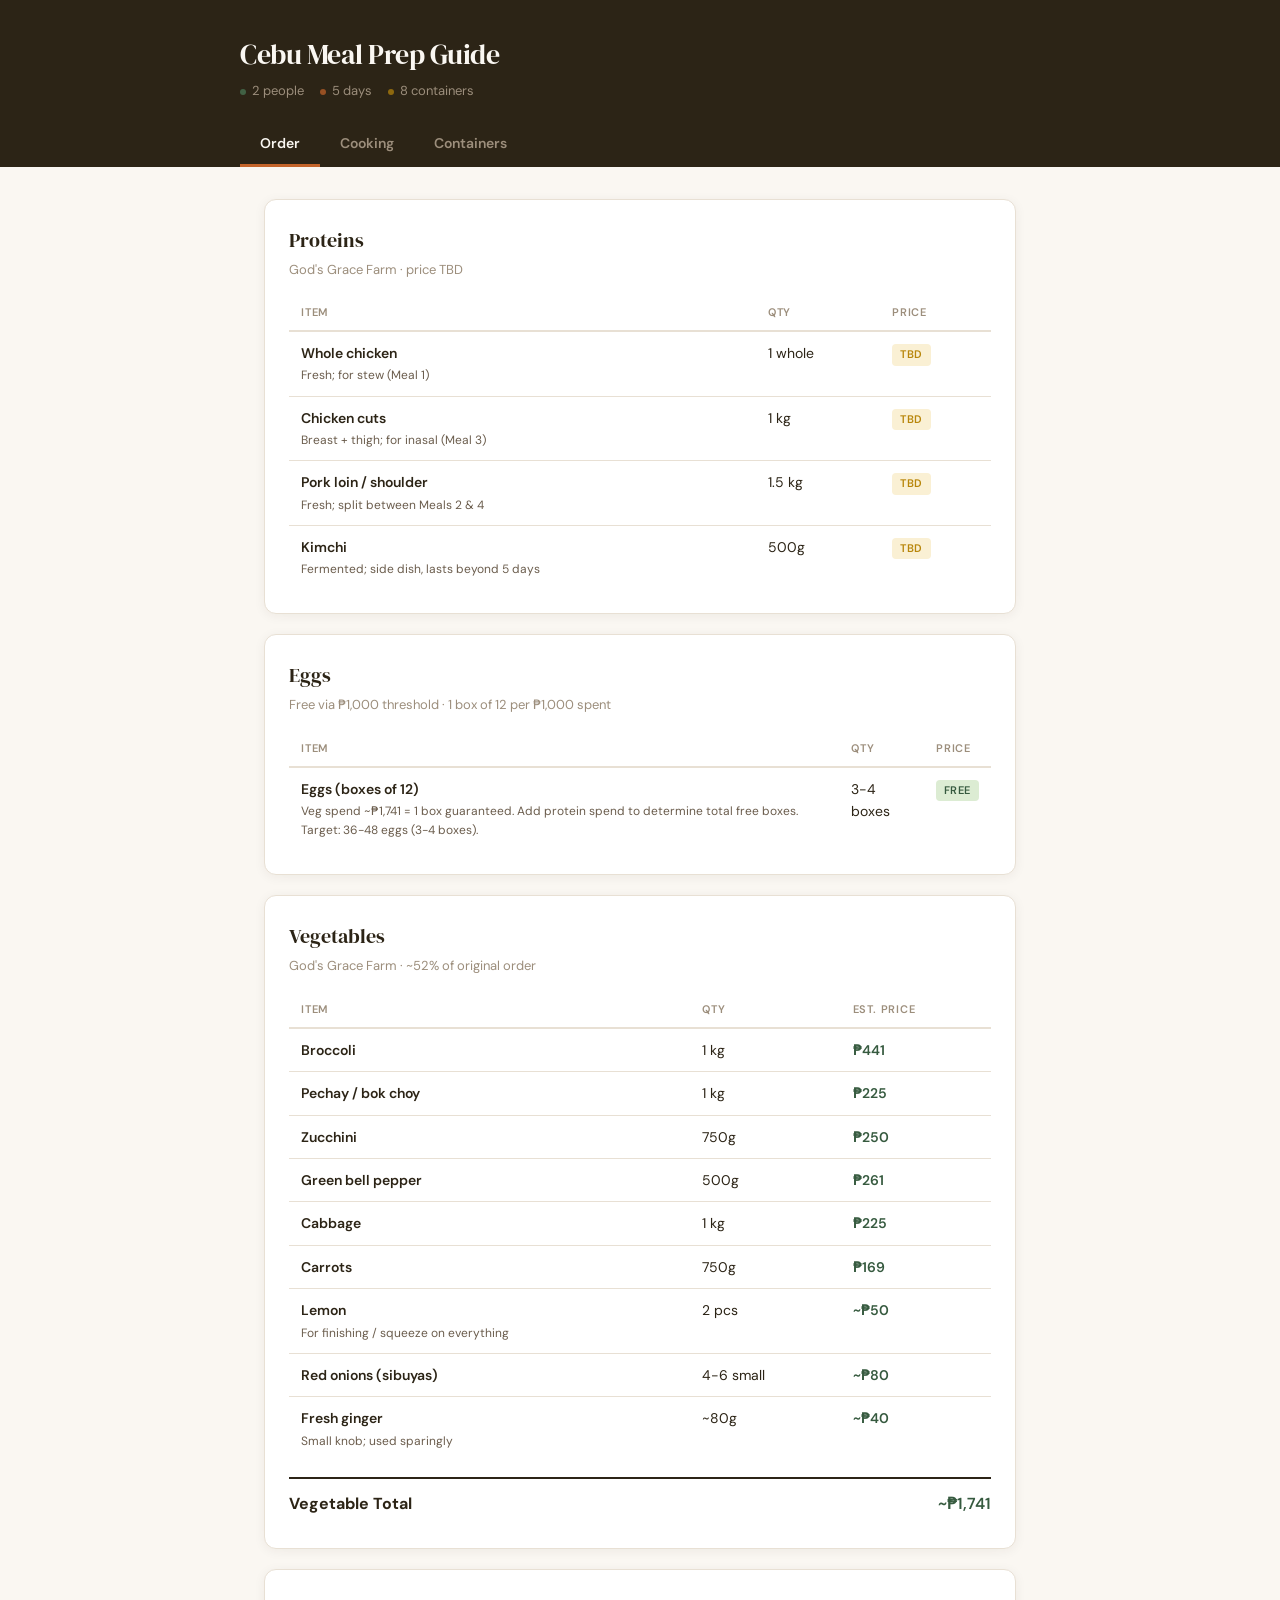
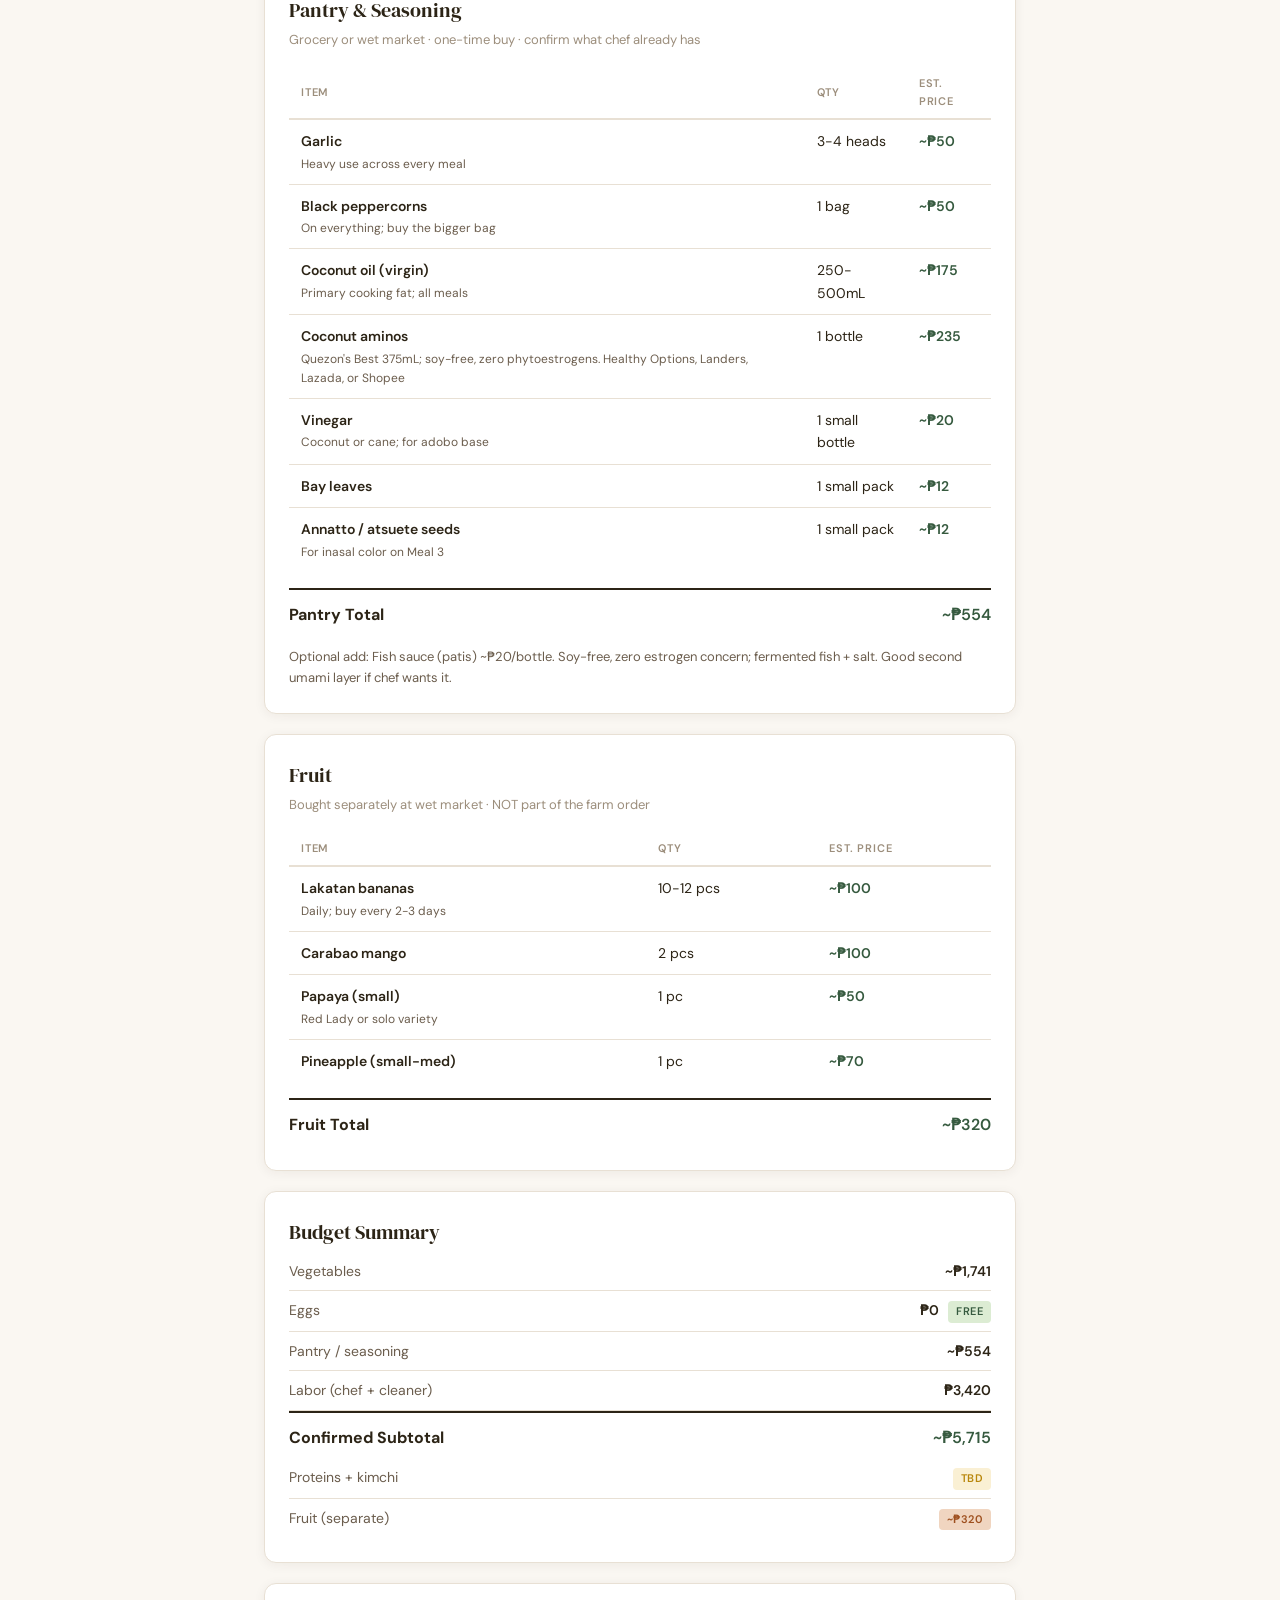
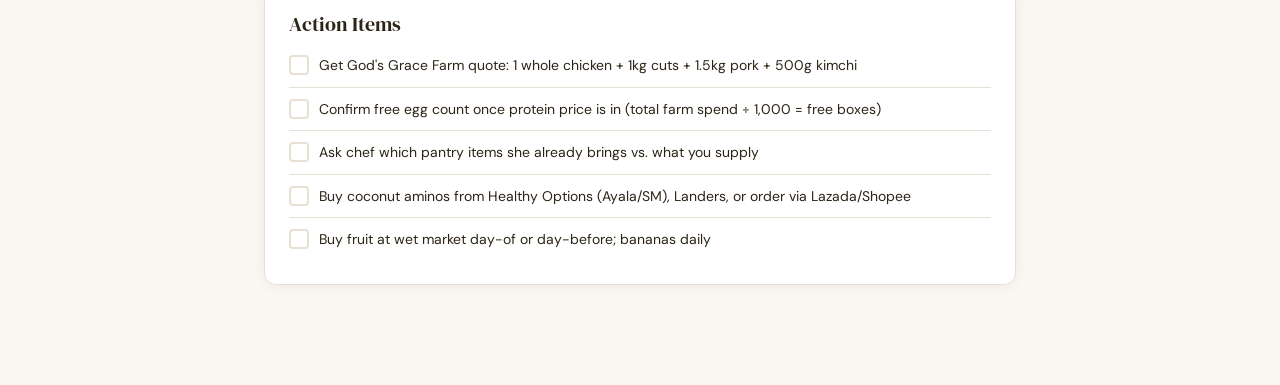
<file: index.html>
<!DOCTYPE html>
<html lang="en">
<head>
<meta charset="UTF-8">
<meta name="viewport" content="width=device-width, initial-scale=1.0">
<meta name="description" content="5-day meal prep guide for 2 people in Cebu. Order list, recipes, container sorting - all in one page.">
<meta property="og:title" content="Cebu Meal Prep Guide">
<meta property="og:description" content="5-day meal prep guide for 2 people. Order list, recipes, and container sorting.">
<meta property="og:type" content="website">
<meta name="theme-color" content="#2c2416">
<title>Cebu Meal Prep Guide</title>
<link href="https://fonts.googleapis.com/css2?family=DM+Serif+Display&family=DM+Sans:wght@400;500;600;700&display=swap" rel="stylesheet">
<link rel="stylesheet" href="styles.css">
</head>
<body>

<div class="header">
  <div class="header-inner">
    <h1>Cebu Meal Prep Guide</h1>
    <div class="header-meta">
      <span class="people">2 people</span>
      <span class="days">5 days</span>
      <span class="containers">8 containers</span>
    </div>
    <div class="tabs">
      <button class="tab active" onclick="switchTab('order')">Order</button>
      <button class="tab" onclick="switchTab('cooking')">Cooking</button>
      <button class="tab" onclick="switchTab('sorting')">Containers</button>
    </div>
  </div>
</div>

<div class="content">

  <!-- ==================== ORDER TAB ==================== -->
  <div id="tab-order" class="tab-panel active">

    <div class="section">
      <div class="section-title">Proteins</div>
      <div class="section-subtitle">God's Grace Farm · price TBD</div>
      <table class="order-table">
        <thead><tr><th>Item</th><th>Qty</th><th>Price</th></tr></thead>
        <tbody>
          <tr>
            <td><span class="item-name">Whole chicken</span><div class="note">Fresh; for stew (Meal 1)</div></td>
            <td>1 whole</td>
            <td><span class="tag tag-tbd">TBD</span></td>
          </tr>
          <tr>
            <td><span class="item-name">Chicken cuts</span><div class="note">Breast + thigh; for inasal (Meal 3)</div></td>
            <td>1 kg</td>
            <td><span class="tag tag-tbd">TBD</span></td>
          </tr>
          <tr>
            <td><span class="item-name">Pork loin / shoulder</span><div class="note">Fresh; split between Meals 2 &amp; 4</div></td>
            <td>1.5 kg</td>
            <td><span class="tag tag-tbd">TBD</span></td>
          </tr>
          <tr>
            <td><span class="item-name">Kimchi</span><div class="note">Fermented; side dish, lasts beyond 5 days</div></td>
            <td>500g</td>
            <td><span class="tag tag-tbd">TBD</span></td>
          </tr>
        </tbody>
      </table>
    </div>

    <div class="section">
      <div class="section-title">Eggs</div>
      <div class="section-subtitle">Free via ₱1,000 threshold · 1 box of 12 per ₱1,000 spent</div>
      <table class="order-table">
        <thead><tr><th>Item</th><th>Qty</th><th>Price</th></tr></thead>
        <tbody>
          <tr>
            <td>
              <span class="item-name">Eggs (boxes of 12)</span>
              <div class="note">Veg spend ~₱1,741 = 1 box guaranteed. Add protein spend to determine total free boxes. Target: 36-48 eggs (3-4 boxes).</div>
            </td>
            <td>3-4 boxes</td>
            <td><span class="tag tag-free">FREE</span></td>
          </tr>
        </tbody>
      </table>
    </div>

    <div class="section">
      <div class="section-title">Vegetables</div>
      <div class="section-subtitle">God's Grace Farm · ~52% of original order</div>
      <table class="order-table">
        <thead><tr><th>Item</th><th>Qty</th><th>Est. Price</th></tr></thead>
        <tbody>
          <tr><td><span class="item-name">Broccoli</span></td><td>1 kg</td><td class="price">₱441</td></tr>
          <tr><td><span class="item-name">Pechay / bok choy</span></td><td>1 kg</td><td class="price">₱225</td></tr>
          <tr><td><span class="item-name">Zucchini</span></td><td>750g</td><td class="price">₱250</td></tr>
          <tr><td><span class="item-name">Green bell pepper</span></td><td>500g</td><td class="price">₱261</td></tr>
          <tr><td><span class="item-name">Cabbage</span></td><td>1 kg</td><td class="price">₱225</td></tr>
          <tr><td><span class="item-name">Carrots</span></td><td>750g</td><td class="price">₱169</td></tr>
          <tr><td><span class="item-name">Lemon</span><div class="note">For finishing / squeeze on everything</div></td><td>2 pcs</td><td class="price">~₱50</td></tr>
          <tr><td><span class="item-name">Red onions (sibuyas)</span></td><td>4-6 small</td><td class="price">~₱80</td></tr>
          <tr><td><span class="item-name">Fresh ginger</span><div class="note">Small knob; used sparingly</div></td><td>~80g</td><td class="price">~₱40</td></tr>
        </tbody>
      </table>
      <div class="budget-row total" style="margin-top:16px;">
        <span class="label">Vegetable Total</span>
        <span class="value">~₱1,741</span>
      </div>
    </div>

    <div class="section">
      <div class="section-title">Pantry &amp; Seasoning</div>
      <div class="section-subtitle">Grocery or wet market · one-time buy · confirm what chef already has</div>
      <table class="order-table">
        <thead><tr><th>Item</th><th>Qty</th><th>Est. Price</th></tr></thead>
        <tbody>
          <tr><td><span class="item-name">Garlic</span><div class="note">Heavy use across every meal</div></td><td>3-4 heads</td><td class="price">~₱50</td></tr>
          <tr><td><span class="item-name">Black peppercorns</span><div class="note">On everything; buy the bigger bag</div></td><td>1 bag</td><td class="price">~₱50</td></tr>
          <tr><td><span class="item-name">Coconut oil (virgin)</span><div class="note">Primary cooking fat; all meals</div></td><td>250-500mL</td><td class="price">~₱175</td></tr>
          <tr>
            <td><span class="item-name">Coconut aminos</span>
            <div class="note">Quezon's Best 375mL; soy-free, zero phytoestrogens. Healthy Options, Landers, Lazada, or Shopee</div></td>
            <td>1 bottle</td>
            <td class="price">~₱235</td>
          </tr>
          <tr><td><span class="item-name">Vinegar</span><div class="note">Coconut or cane; for adobo base</div></td><td>1 small bottle</td><td class="price">~₱20</td></tr>
          <tr><td><span class="item-name">Bay leaves</span></td><td>1 small pack</td><td class="price">~₱12</td></tr>
          <tr><td><span class="item-name">Annatto / atsuete seeds</span><div class="note">For inasal color on Meal 3</div></td><td>1 small pack</td><td class="price">~₱12</td></tr>
        </tbody>
      </table>
      <div class="budget-row total" style="margin-top:16px;">
        <span class="label">Pantry Total</span>
        <span class="value">~₱554</span>
      </div>
      <div style="margin-top:12px; font-size:13px; color:var(--text-mid);">
        Optional add: Fish sauce (patis) ~₱20/bottle. Soy-free, zero estrogen concern; fermented fish + salt. Good second umami layer if chef wants it.
      </div>
    </div>

    <div class="section">
      <div class="section-title">Fruit</div>
      <div class="section-subtitle">Bought separately at wet market · NOT part of the farm order</div>
      <table class="order-table">
        <thead><tr><th>Item</th><th>Qty</th><th>Est. Price</th></tr></thead>
        <tbody>
          <tr><td><span class="item-name">Lakatan bananas</span><div class="note">Daily; buy every 2-3 days</div></td><td>10-12 pcs</td><td class="price">~₱100</td></tr>
          <tr><td><span class="item-name">Carabao mango</span></td><td>2 pcs</td><td class="price">~₱100</td></tr>
          <tr><td><span class="item-name">Papaya (small)</span><div class="note">Red Lady or solo variety</div></td><td>1 pc</td><td class="price">~₱50</td></tr>
          <tr><td><span class="item-name">Pineapple (small-med)</span></td><td>1 pc</td><td class="price">~₱70</td></tr>
        </tbody>
      </table>
      <div class="budget-row total" style="margin-top:16px;">
        <span class="label">Fruit Total</span>
        <span class="value">~₱320</span>
      </div>
    </div>

    <div class="section">
      <div class="section-title">Budget Summary</div>
      <div class="budget-row"><span class="label">Vegetables</span><span class="value">~₱1,741</span></div>
      <div class="budget-row"><span class="label">Eggs</span><span class="value">₱0 <span class="tag tag-free" style="margin-left:6px;">FREE</span></span></div>
      <div class="budget-row"><span class="label">Pantry / seasoning</span><span class="value">~₱554</span></div>
      <div class="budget-row"><span class="label">Labor (chef + cleaner)</span><span class="value">₱3,420</span></div>
      <div class="budget-row total"><span class="label">Confirmed Subtotal</span><span class="value">~₱5,715</span></div>
      <div class="budget-row"><span class="label">Proteins + kimchi</span><span class="value"><span class="tag tag-tbd">TBD</span></span></div>
      <div class="budget-row"><span class="label">Fruit (separate)</span><span class="value"><span class="tag tag-separate">~₱320</span></span></div>
    </div>

    <div class="section">
      <div class="section-title">Action Items</div>
      <div id="action-items">
        <div class="action-item" onclick="toggleAction(this)">
          <div class="action-check"></div>
          <span class="action-text">Get God's Grace Farm quote: 1 whole chicken + 1kg cuts + 1.5kg pork + 500g kimchi</span>
        </div>
        <div class="action-item" onclick="toggleAction(this)">
          <div class="action-check"></div>
          <span class="action-text">Confirm free egg count once protein price is in (total farm spend ÷ 1,000 = free boxes)</span>
        </div>
        <div class="action-item" onclick="toggleAction(this)">
          <div class="action-check"></div>
          <span class="action-text">Ask chef which pantry items she already brings vs. what you supply</span>
        </div>
        <div class="action-item" onclick="toggleAction(this)">
          <div class="action-check"></div>
          <span class="action-text">Buy coconut aminos from Healthy Options (Ayala/SM), Landers, or order via Lazada/Shopee</span>
        </div>
        <div class="action-item" onclick="toggleAction(this)">
          <div class="action-check"></div>
          <span class="action-text">Buy fruit at wet market day-of or day-before; bananas daily</span>
        </div>
      </div>
    </div>

  </div>

  <!-- ==================== COOKING TAB ==================== -->
  <div id="tab-cooking" class="tab-panel">

    <div class="recipe-card">
      <div class="recipe-header">
        <div class="recipe-day">Day 1 · Containers A1 + B1</div>
        <div class="recipe-name">Coconut Adobo Chicken Stew</div>
        <div class="recipe-containers">Whole chicken, broken down · Stew-style</div>
      </div>
      <div class="recipe-body">
        <div class="recipe-section-label">Protein</div>
        <ul class="ingredient-list">
          <li>Whole chicken (broken down: thighs, drumsticks, breast quarters)</li>
        </ul>

        <div class="recipe-section-label">Vegetables</div>
        <ul class="ingredient-list">
          <li>Broccoli</li><li>Carrots (chunked)</li><li>Pechay / bok choy</li><li>Ginger (sliced)</li><li>Red onion (quartered)</li>
        </ul>

        <div class="recipe-section-label">Seasoning</div>
        <ul class="ingredient-list">
          <li>Coconut aminos</li><li>Coconut vinegar</li><li>Garlic (5-6 cloves, crushed)</li><li>Bay leaves (2-3)</li><li>Peppercorns (whole, cracked)</li><li>Coconut oil</li>
        </ul>

        <div class="recipe-section-label">Kimchi</div>
        <ul class="ingredient-list"><li>Served on the side, not cooked in</li></ul>

        <div class="recipe-section-label">Chef's Guidance</div>
        <div class="chef-note">
          <p>Adobo-style braise using coconut aminos instead of soy. Brown the chicken pieces skin-side down in coconut oil first; get real color on the skin before anything else goes in.</p>
          <p>Build the braise: garlic, onion, peppercorns, bay leaves, generous pour of coconut aminos, splash of vinegar. Ratio is roughly 3 parts aminos to 1 part vinegar; adjust to taste. Liquid should come about halfway up the chicken, not cover it.</p>
          <p>Simmer low and slow with lid on until chicken is falling-off-the-bone tender. Add carrots about halfway through. Broccoli and pechay go in during the last 5-8 minutes only; they should still have color and bite.</p>
          <p>Ginger slices stay in the broth the entire time. The broth should reduce to something thick enough to coat the back of a spoon. Optional lemon squeeze at the end to finish.</p>
        </div>
      </div>
    </div>

    <div class="recipe-card">
      <div class="recipe-header">
        <div class="recipe-day">Day 2 · Containers A2 + B2</div>
        <div class="recipe-name">Garlic-Ginger Pork with Coconut Oil Veg</div>
        <div class="recipe-containers">Pork sliced thin · Seared hot and fast</div>
      </div>
      <div class="recipe-body">
        <div class="pork-warning">⚠ Last order the pork came out tough and overdone. Sear hot and fast; 2-3 minutes per side max. Pull off heat and let rest. Better slightly pink inside than dry.</div>

        <div class="recipe-section-label">Protein</div>
        <ul class="ingredient-list">
          <li>~750g pork loin or shoulder, sliced thin against the grain (~1cm medallions or strips)</li>
        </ul>

        <div class="recipe-section-label">Vegetables</div>
        <ul class="ingredient-list">
          <li>Cabbage (rough chopped)</li><li>Bell pepper (strips)</li><li>Zucchini (half-moons)</li><li>Red onion (sliced)</li>
        </ul>

        <div class="recipe-section-label">Seasoning</div>
        <ul class="ingredient-list">
          <li>Garlic (4-5 cloves, minced)</li><li>Ginger (minced, small amount)</li><li>Coconut aminos</li><li>Coconut oil</li><li>Black pepper (coarse)</li><li>Lemon juice to finish</li>
        </ul>

        <div class="recipe-section-label">Chef's Guidance</div>
        <div class="chef-note">
          <p>Marinate sliced pork at least 30 minutes: coconut aminos + garlic + ginger + cracked pepper.</p>
          <p>Sear in a hot pan with coconut oil. Get a caramel color from the aminos sugars. Don't crowd the pan; do batches if needed. Pull each batch when just done.</p>
          <p>Cook veg separately in the same pan after the pork. Coconut oil, onion first, then bell pepper and cabbage, zucchini last (it goes mushy fast). Everything should still have crunch.</p>
          <p>Hit the veg with a little coconut aminos and a squeeze of lemon at the end. Layer pork and veg in the container separately; keeps textures distinct when reheating.</p>
        </div>
      </div>
    </div>

    <div class="recipe-card">
      <div class="recipe-header">
        <div class="recipe-day">Day 3 · Containers A3 + B3</div>
        <div class="recipe-name">Lemon-Annatto Chicken (Inasal Style)</div>
        <div class="recipe-containers">Chicken cuts · Grilled or pan-seared</div>
      </div>
      <div class="recipe-body">
        <div class="recipe-section-label">Protein</div>
        <ul class="ingredient-list">
          <li>1kg chicken breast + thigh cuts</li>
        </ul>

        <div class="recipe-section-label">Vegetables</div>
        <ul class="ingredient-list">
          <li>Pechay / bok choy</li><li>Carrots (julienned or thin coins)</li><li>Red onion (rings)</li>
        </ul>

        <div class="recipe-section-label">Seasoning</div>
        <ul class="ingredient-list">
          <li>Lemon juice (fresh)</li><li>Garlic (generous)</li><li>Ginger (small amount)</li><li>Annatto/atsuete seeds</li><li>Coconut oil</li><li>Black pepper</li><li>Salt</li>
        </ul>

        <div class="recipe-section-label">Chef's Guidance</div>
        <div class="chef-note">
          <p>Inspired by Bacolod chicken inasal. Make the marinade: lemon juice, minced garlic, minced ginger, black pepper, and annatto oil (steep atsuete seeds in warm coconut oil 10-15 minutes for the orange color, then strain).</p>
          <p>Marinate chicken at least 1 hour; overnight in fridge is better if timing allows.</p>
          <p>Grill or pan-sear in coconut oil. Baste with leftover marinade while cooking. Thighs handle more heat; breast pieces need attention so they don't dry out. Chef should use her judgment on doneness; juicy inside with charred edges is the goal.</p>
          <p>Slice before putting in containers so it reheats evenly. Sauté pechay and carrots quickly in coconut oil with garlic; keep it simple. Onion rings can go raw or lightly charred. Lemon wedge in each container for squeezing at mealtime.</p>
        </div>
      </div>
    </div>

    <div class="recipe-card">
      <div class="recipe-header">
        <div class="recipe-day">Day 4 · Containers A4 + B4</div>
        <div class="recipe-name">Kimchi-Ginger Pork Stew</div>
        <div class="recipe-containers">Remaining pork, cubed · Slow-simmered</div>
      </div>
      <div class="recipe-body">
        <div class="pork-warning">⚠ Stew pork is more forgiving than seared, but still shouldn't be boiled to death. Fork-tender, not dry threads. If using loin, keep cubes larger so they hold moisture.</div>

        <div class="recipe-section-label">Protein</div>
        <ul class="ingredient-list">
          <li>~750g pork, cut into bite-sized cubes</li>
        </ul>

        <div class="recipe-section-label">Vegetables</div>
        <ul class="ingredient-list">
          <li>Broccoli</li><li>Cabbage (chopped)</li><li>Zucchini (chunked)</li><li>Ginger (sliced)</li><li>Red onion (diced)</li>
        </ul>

        <div class="recipe-section-label">Seasoning</div>
        <ul class="ingredient-list">
          <li>Coconut aminos</li><li>Coconut oil</li><li>Garlic (crushed)</li><li>Black pepper</li><li>Kimchi (stirred in at the end)</li>
        </ul>

        <div class="recipe-section-label">Chef's Guidance</div>
        <div class="chef-note">
          <p>Brown the pork cubes in coconut oil first; build fond on the bottom of the pot. Don't skip this step; it's where the flavor comes from. Remove pork, sauté onion, garlic, ginger slices in the same pot.</p>
          <p>Deglaze with coconut aminos and a splash of water or bone broth if available. Return pork, add enough liquid to almost cover, simmer. Low heat, lid on, 30-40 minutes or until fork-tender.</p>
          <p>Add cabbage and broccoli in the last 10 minutes. Zucchini in the last 5. Kimchi goes in at the very end, off heat; stir through so it warms but doesn't cook down and lose its tang.</p>
          <p>If chef has tamarind paste or powder available, a small amount in the broth gives it a sinigang-style sour backbone that pairs well with the kimchi. Optional; up to her.</p>
        </div>
      </div>
    </div>

    <div class="recipe-card">
      <div class="recipe-header">
        <div class="recipe-day">Day 5 · Fresh Cook · No Container</div>
        <div class="recipe-name">Day 5 Eggs</div>
        <div class="recipe-containers">Eggs + remaining veg + whatever's left · 10 minutes to cook</div>
      </div>
      <div class="recipe-body">
        <div class="recipe-section-label">Ingredients</div>
        <ul class="ingredient-list">
          <li>4-6 eggs per person</li><li>Remaining raw veg (pechay, carrots, onion, etc.)</li><li>Coconut oil</li><li>Garlic</li><li>Black pepper</li><li>Lemon</li><li>Kimchi if any remains</li>
        </ul>

        <div class="recipe-section-label">Three Options</div>
        <div class="day5-options">
          <div class="day5-option">
            <h4>Option A: Egg Stir-Fry</h4>
            <p>Scramble eggs in coconut oil with garlic, toss in whatever veg is left, black pepper and lemon squeeze. Kimchi on the side.</p>
          </div>
          <div class="day5-option">
            <h4>Option B: Fried Eggs Over Garlic Veg</h4>
            <p>Sauté remaining veg in coconut oil with sliced garlic until just wilted. Plate, put fried eggs on top (runny yolk preferred). Black pepper, lemon.</p>
          </div>
          <div class="day5-option">
            <h4>Option C: Egg Drop Soup</h4>
            <p>If there's leftover broth from the stews, heat it up, beat eggs into it for a quick egg-drop with whatever veg scraps are around. Ginger and garlic base.</p>
          </div>
        </div>
        <div style="margin-top:14px; font-size:13px; color:var(--text-mid);">Bananas and fruit fill snack gaps on days 4 and 5.</div>
      </div>
    </div>

    <div class="chef-summary">
      <h3>Quick Reference for Chef</h3>
      <ul>
        <li>All cooking in <strong>coconut oil</strong>; no vegetable oil, no soy sauce</li>
        <li>The dark sauce is <strong>coconut aminos</strong>; use wherever she'd normally use soy</li>
        <li><strong>Garlic and black pepper go heavy</strong> on everything; nothing should taste plain</li>
        <li><strong>Pork: don't overcook.</strong> Hot and fast for sliced (Meal 2). Low and slow for cubed stew (Meal 4). Last time it was tough.</li>
        <li><strong>Veg goes in last</strong> in every recipe; should still have color and texture</li>
        <li><strong>Kimchi is a side or stirred in at the end</strong>, never cooked into the braise</li>
        <li>She has full latitude on seasoning ratios, timing, and finishing touches; these are frameworks, not scripts</li>
        <li>All 8 containers filled and refrigerated on prep day; label Day 1 through Day 4</li>
        <li>Leave ~25% of raw veg unprepped in fridge for Day 5 egg cooking</li>
      </ul>
    </div>

  </div>

  <!-- ==================== SORTING TAB ==================== -->
  <div id="tab-sorting" class="tab-panel">

    <div class="section">
      <div class="section-title">Container Layout</div>
      <div class="section-subtitle">4 containers per person · Each container = lunch + dinner for one day · Labeled by day</div>

      <div style="margin-bottom:24px;">
        <div class="day-label">Day 1 — Coconut Adobo Chicken Stew</div>
        <div class="container-grid">
          <div class="container-card person-a">
            <div class="container-card-header"><span>A1</span><span>Person 1</span></div>
            <div class="container-card-body">
              <div class="meal-name">Coconut Adobo Chicken Stew</div>
              <div class="meal-contents">Chicken pieces (thigh + drumstick) in adobo broth · broccoli + carrots + pechay · kimchi side portion</div>
            </div>
          </div>
          <div class="container-card person-b">
            <div class="container-card-header"><span>B1</span><span>Person 2</span></div>
            <div class="container-card-body">
              <div class="meal-name">Coconut Adobo Chicken Stew</div>
              <div class="meal-contents">Chicken pieces (thigh + breast quarter) in adobo broth · broccoli + carrots + pechay · kimchi side portion</div>
            </div>
          </div>
        </div>

        <div class="day-label">Day 2 — Garlic-Ginger Pork + Coconut Oil Veg</div>
        <div class="container-grid">
          <div class="container-card person-a">
            <div class="container-card-header"><span>A2</span><span>Person 1</span></div>
            <div class="container-card-body">
              <div class="meal-name">Garlic-Ginger Pork</div>
              <div class="meal-contents">Seared pork slices (layered separate from veg) · cabbage + bell pepper + zucchini sauté</div>
            </div>
          </div>
          <div class="container-card person-b">
            <div class="container-card-header"><span>B2</span><span>Person 2</span></div>
            <div class="container-card-body">
              <div class="meal-name">Garlic-Ginger Pork</div>
              <div class="meal-contents">Seared pork slices (layered separate from veg) · cabbage + bell pepper + zucchini sauté</div>
            </div>
          </div>
        </div>

        <div class="day-label">Day 3 — Lemon-Annatto Chicken (Inasal Style)</div>
        <div class="container-grid">
          <div class="container-card person-a">
            <div class="container-card-header"><span>A3</span><span>Person 1</span></div>
            <div class="container-card-body">
              <div class="meal-name">Inasal Chicken</div>
              <div class="meal-contents">Sliced marinated chicken (pre-cut for reheating) · pechay + carrots + onion rings · lemon wedge</div>
            </div>
          </div>
          <div class="container-card person-b">
            <div class="container-card-header"><span>B3</span><span>Person 2</span></div>
            <div class="container-card-body">
              <div class="meal-name">Inasal Chicken</div>
              <div class="meal-contents">Sliced marinated chicken (pre-cut for reheating) · pechay + carrots + onion rings · lemon wedge</div>
            </div>
          </div>
        </div>

        <div class="day-label">Day 4 — Kimchi-Ginger Pork Stew</div>
        <div class="container-grid">
          <div class="container-card person-a">
            <div class="container-card-header"><span>A4</span><span>Person 1</span></div>
            <div class="container-card-body">
              <div class="meal-name">Kimchi-Ginger Pork Stew</div>
              <div class="meal-contents">Pork cubes in broth · broccoli + cabbage + zucchini · kimchi stirred through</div>
            </div>
          </div>
          <div class="container-card person-b">
            <div class="container-card-header"><span>B4</span><span>Person 2</span></div>
            <div class="container-card-body">
              <div class="meal-name">Kimchi-Ginger Pork Stew</div>
              <div class="meal-contents">Pork cubes in broth · broccoli + cabbage + zucchini · kimchi stirred through</div>
            </div>
          </div>
        </div>
      </div>
    </div>

    <div class="section">
      <div class="section-title">Day 5 — No Container</div>
      <div class="section-subtitle">Fresh cook from remaining ingredients</div>
      <div style="font-size:14px; color:var(--text-mid); line-height:1.7;">
        Eggs (4-6 per person) cooked fresh with whatever raw veg remains. Stir-fry, fried eggs over garlic veg, or egg drop soup if stew broth is left. Bananas and fruit fill snack gaps. No prep container needed; this cooks in 10 minutes.
      </div>
    </div>

    <div class="section">
      <div class="section-title">Sorting Instructions for Chef</div>
      <div class="section-subtitle">Step-by-step container filling on prep day</div>

      <div class="sorting-step">
        <div class="step-number">1</div>
        <div class="step-content">
          <h4>Label all 8 containers before filling</h4>
          <p>A1, A2, A3, A4 for Person 1. B1, B2, B3, B4 for Person 2. Use tape or marker. Day number on each lid.</p>
        </div>
      </div>

      <div class="sorting-step">
        <div class="step-number">2</div>
        <div class="step-content">
          <h4>Set aside ~25% of raw vegetables</h4>
          <p>Before cooking anything, pull aside a portion of pechay, carrots, onion, and any other veg for Day 5 fresh cooking. Store raw in a separate bag or container in the fridge.</p>
        </div>
      </div>

      <div class="sorting-step">
        <div class="step-number">3</div>
        <div class="step-content">
          <h4>Cook all four meals</h4>
          <p>All meat gets cooked on prep day. Follow the recipe order: Meal 1 (chicken stew), Meal 2 (pork seared), Meal 3 (inasal chicken), Meal 4 (pork stew). Vegetables go in last for each meal.</p>
        </div>
      </div>

      <div class="sorting-step">
        <div class="step-number">4</div>
        <div class="step-content">
          <h4>Fill containers while food is warm</h4>
          <p>Split each meal evenly between the A and B container for that day. For Meal 2 (seared pork): layer pork on one side, veg on the other; don't mix. For stews (Meals 1 &amp; 4): include enough broth to keep meat moist during reheating.</p>
        </div>
      </div>

      <div class="sorting-step">
        <div class="step-number">5</div>
        <div class="step-content">
          <h4>Add sides</h4>
          <p>Kimchi gets a small portion in Day 1 and Day 4 containers. If containers have a divider or small compartment, use it. If not, kimchi in a small separate container or bag is fine. Lemon wedge goes in Day 3 containers.</p>
        </div>
      </div>

      <div class="sorting-step">
        <div class="step-number">6</div>
        <div class="step-content">
          <h4>Cool and refrigerate immediately</h4>
          <p>Let containers cool to room temperature (30-45 min max), then refrigerate. Don't stack while hot; condensation makes lids pop. Once cool, stack and organize by day in the fridge.</p>
        </div>
      </div>

      <div class="sorting-step">
        <div class="step-number">7</div>
        <div class="step-content">
          <h4>Rotation in the fridge</h4>
          <p>Day 1 and Day 2 containers in front (eat first). Day 3 and Day 4 containers behind. Protein rotation: chicken → pork → chicken → pork. No same protein two days in a row.</p>
        </div>
      </div>
    </div>

    <div class="section">
      <div class="section-title">Consumption Schedule</div>
      <table class="order-table">
        <thead><tr><th>Day</th><th>Meal</th><th>Protein</th><th>Source</th></tr></thead>
        <tbody>
          <tr><td><strong>Day 1</strong></td><td>Coconut Adobo Stew</td><td>Chicken</td><td>Container A1/B1</td></tr>
          <tr><td><strong>Day 2</strong></td><td>Garlic-Ginger Pork</td><td>Pork</td><td>Container A2/B2</td></tr>
          <tr><td><strong>Day 3</strong></td><td>Inasal Chicken</td><td>Chicken</td><td>Container A3/B3</td></tr>
          <tr><td><strong>Day 4</strong></td><td>Kimchi-Ginger Stew</td><td>Pork</td><td>Container A4/B4</td></tr>
          <tr><td><strong>Day 5</strong></td><td>Eggs + Veg</td><td>Eggs</td><td>Fresh cook</td></tr>
        </tbody>
      </table>
    </div>

    <div class="print-note">
      Bookmark or screenshot this page for reference during prep day
    </div>

  </div>

</div>

<script src="app.js"></script>

</body>
</html>
</file>
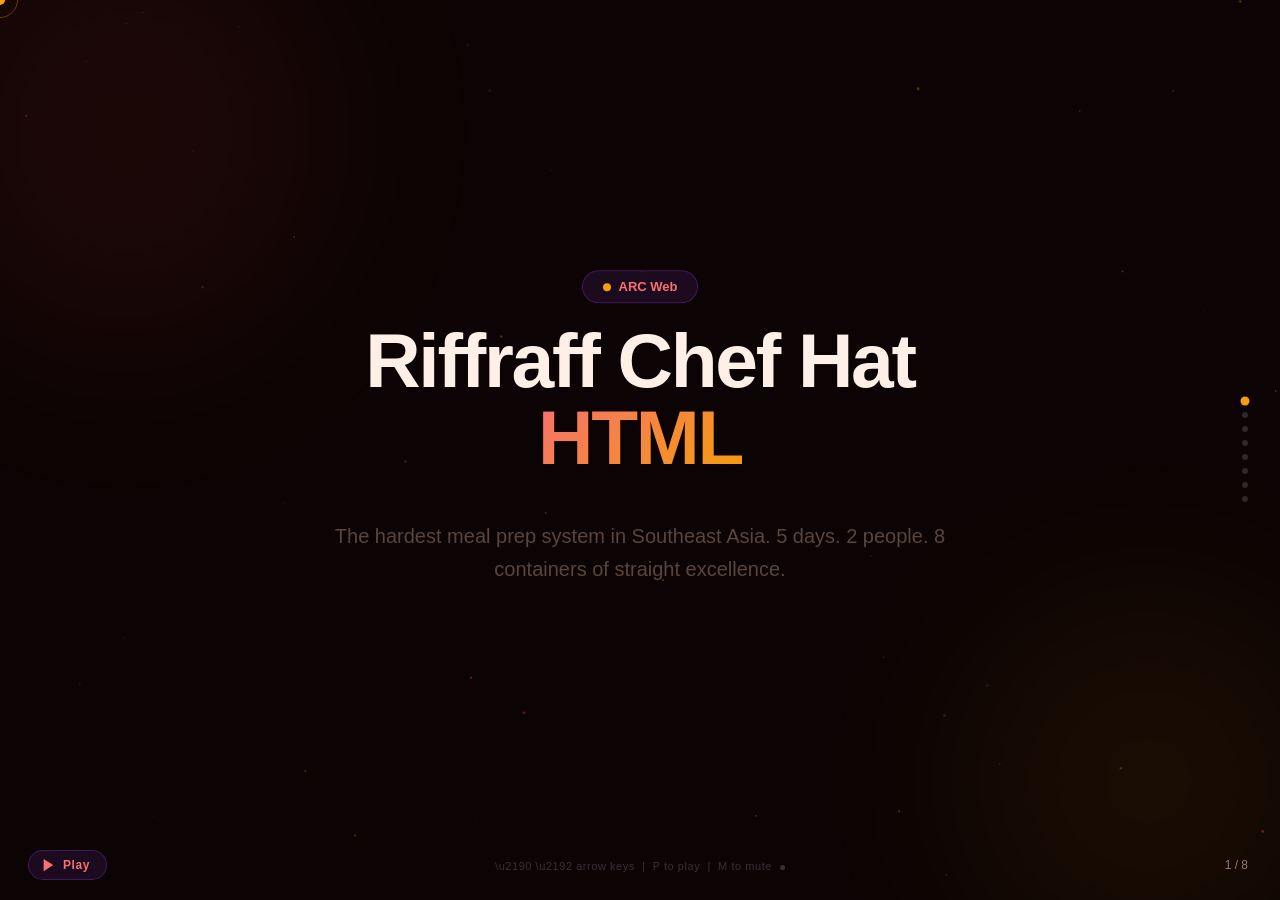
<file: docs/index.html>
<!DOCTYPE html>
<html lang="en">
<head>
<meta charset="UTF-8">
<meta name="viewport" content="width=device-width, initial-scale=1.0">
<title>Riffraff Chef Hat</title>
<script src="https://cdnjs.cloudflare.com/ajax/libs/gsap/3.12.5/gsap.min.js"></script>
<style>
*, *::before, *::after { box-sizing: border-box; margin: 0; padding: 0; }

:root {
  --bg: #0C0404;
  --surface: #1A0A0A;
  --surface2: #2A1010;
  --border: rgba(255,100,50,0.08);
  --text: #FFF0E8;
  --muted: #9A7A6A;
  --primary: #EF4444;
  --primary-light: #F87171;
  --accent: #F59E0B;
  --teal: #FB923C;
  --blue: #F97316;
  --green: #F59E0B;
  --pink: #EF4444;
}

html, body { width:100%; height:100%; background:var(--bg); color:var(--text); font-family:-apple-system,'Inter','Segoe UI',sans-serif; overflow:hidden; }

.cursor { position:fixed; width:10px; height:10px; background:var(--accent); border-radius:50%; pointer-events:none; z-index:9999; mix-blend-mode:screen; transform:translate(-50%,-50%); }
.cursor-ring { position:fixed; width:36px; height:36px; border:1px solid rgba(245,166,35,0.35); border-radius:50%; pointer-events:none; z-index:9998; transform:translate(-50%,-50%); }

#slides { width:100vw; height:100vh; position:relative; overflow:hidden; }
.slide { position:absolute; inset:0; display:flex; flex-direction:column; justify-content:center; align-items:center; opacity:0; pointer-events:none; }
.slide.active { opacity:1; pointer-events:all; }

canvas#bg { position:fixed; inset:0; z-index:0; pointer-events:none; }
.slide-content { position:relative; z-index:2; width:min(1100px, calc(100vw - 120px)); margin:0 auto; text-align:center; }

.eyebrow { font-size:12px; font-weight:700; letter-spacing:0.2em; text-transform:uppercase; color:var(--accent); margin-bottom:20px; opacity:0; }
h1 { font-size:clamp(40px,6vw,80px); font-weight:800; line-height:1.0; letter-spacing:-0.03em; margin-bottom:28px; opacity:0; max-width:100%; overflow-wrap:break-word; }
h2 { font-size:clamp(32px,4.5vw,58px); font-weight:700; line-height:1.1; letter-spacing:-0.02em; margin-bottom:20px; opacity:0; max-width:100%; overflow-wrap:break-word; }
.sub { font-size:clamp(15px,1.8vw,20px); color:var(--muted); line-height:1.65; max-width:700px; margin:0 auto 36px; opacity:0; }

.grad { background:linear-gradient(135deg,var(--primary-light),var(--accent)); -webkit-background-clip:text; -webkit-text-fill-color:transparent; background-clip:text; }

.line { width:48px; height:3px; background:linear-gradient(90deg,var(--primary),var(--accent)); border-radius:2px; margin:0 auto 28px; opacity:0; }

.blob { position:absolute; border-radius:50%; filter:blur(90px); pointer-events:none; z-index:1; }

/* Hero */
.hero-badge { display:inline-flex; align-items:center; gap:8px; background:rgba(123,47,190,0.15); border:1px solid rgba(123,47,190,0.4); border-radius:100px; padding:8px 20px; font-size:13px; font-weight:600; color:var(--primary-light); margin-bottom:32px; opacity:0; }
.hero-badge::before { content:''; width:8px; height:8px; border-radius:50%; background:var(--accent); animation:pulse 2s infinite; }
@keyframes pulse { 0%,100%{opacity:1;transform:scale(1)} 50%{opacity:0.5;transform:scale(0.8)} }
.tag { display:inline-block; padding:6px 16px; border-radius:100px; font-size:13px; font-weight:600; letter-spacing:0.05em; border:1px solid rgba(123,47,190,0.5); background:rgba(123,47,190,0.1); color:var(--primary-light); margin:4px; opacity:0; }
.tags-row { display:flex; gap:12px; justify-content:center; flex-wrap:wrap; opacity:0; }

/* Cards */
.cards { display:grid; grid-template-columns:repeat(auto-fill,minmax(220px,1fr)); gap:20px; width:100%; margin:20px auto 0; justify-content:center; }
.card { background:var(--surface); border:1px solid rgba(123,47,190,0.3); border-radius:16px; padding:28px 24px; text-align:left; opacity:0; position:relative; overflow:hidden; transition:border-color 0.3s; }
.card::before { content:''; position:absolute; inset:0; background:linear-gradient(135deg,rgba(123,47,190,0.08),transparent 60%); pointer-events:none; }
.card:hover { border-color:rgba(245,166,35,0.5); }
.card-icon { font-size:32px; margin-bottom:12px; display:block; }
.card-title { font-size:16px; font-weight:700; margin-bottom:8px; }
.card-desc { font-size:13px; color:var(--muted); line-height:1.5; }

/* Stats */
.stat-grid { display:grid; grid-template-columns:repeat(auto-fit,minmax(150px,1fr)); gap:32px; margin:32px auto 0; text-align:center; }
.stat { opacity:0; }
.stat-number { font-size:clamp(48px,6vw,80px); font-weight:800; letter-spacing:-0.04em; line-height:1; background:linear-gradient(135deg,var(--primary-light),var(--accent)); -webkit-background-clip:text; -webkit-text-fill-color:transparent; background-clip:text; }
.stat-label { font-size:14px; color:var(--muted); margin-top:8px; text-transform:uppercase; letter-spacing:0.1em; }

/* Steps */
.steps { display:flex; flex-direction:column; gap:16px; text-align:left; max-width:640px; width:100%; margin:0 auto; }
.step { display:flex; align-items:flex-start; gap:20px; background:var(--surface); border:1px solid rgba(123,47,190,0.2); border-radius:14px; padding:20px 24px; opacity:0; }
.step-num { font-size:13px; font-weight:700; color:var(--accent); background:rgba(245,166,35,0.1); border:1px solid rgba(245,166,35,0.3); border-radius:8px; width:32px; height:32px; display:flex; align-items:center; justify-content:center; flex-shrink:0; }
.step-text { font-size:16px; line-height:1.5; }
.step-text strong { font-weight:700; }

/* Compare */
.compare { display:grid; grid-template-columns:1fr 1fr; gap:24px; width:100%; margin-top:16px; text-align:left; }
.compare-col { background:var(--surface); border:1px solid var(--border); border-radius:16px; padding:28px; opacity:0; }
.compare-col.good { border-color:rgba(34,197,94,0.2); }
.compare-col.bad { border-color:rgba(239,68,68,0.2); }
.compare-head { display:flex; align-items:center; gap:10px; font-size:16px; font-weight:700; margin-bottom:20px; }
.check { color:var(--green); }
.cross { color:#EF4444; }
.compare-item { font-size:14px; color:var(--muted); line-height:1.5; padding:8px 0; border-bottom:1px solid var(--border); display:flex; gap:10px; align-items:flex-start; }
.compare-item:last-child { border-bottom:none; }
.compare-col.good .compare-item::before { content:'\2713'; color:var(--green); font-weight:700; flex-shrink:0; }
.compare-col.bad .compare-item::before { content:'\2717'; color:#EF4444; font-weight:700; flex-shrink:0; }

/* Code */
.code-block { background:var(--surface2); border:1px solid rgba(123,47,190,0.3); border-radius:12px; padding:24px 28px; text-align:left; font-family:'Fira Code','Cascadia Code',monospace; font-size:15px; line-height:1.7; opacity:0; margin-top:24px; }
.code-block .comment { color:#6A6A8A; }
.code-block .keyword { color:#C084FC; }
.code-block .string { color:#86EFAC; }

/* Flow */
.flow { display:flex; flex-direction:column; gap:12px; width:100%; max-width:800px; margin:0 auto; text-align:left; }
.flow-step { display:flex; gap:20px; align-items:flex-start; background:var(--surface); border:1px solid var(--border); border-radius:14px; padding:18px 22px; opacity:0; position:relative; }
.flow-step::after { content:'\2193'; position:absolute; bottom:-20px; left:50%; transform:translateX(-50%); color:var(--border); font-size:14px; z-index:1; }
.flow-step:last-child::after { display:none; }
.flow-icon { width:40px; height:40px; border-radius:10px; display:flex; align-items:center; justify-content:center; font-size:18px; flex-shrink:0; }
.flow-body { flex:1; }
.flow-title { font-size:15px; font-weight:700; margin-bottom:4px; }
.flow-desc { font-size:13px; color:var(--muted); line-height:1.5; }
.flow-prompt { font-family:'Fira Code',monospace; font-size:12px; color:#A5B4FC; margin-top:8px; background:var(--surface2); border-radius:8px; padding:8px 12px; border:1px solid var(--border); }

/* Quote */
blockquote { font-size:clamp(20px,3vw,32px); font-weight:600; line-height:1.4; position:relative; max-width:800px; margin:0 auto; padding:0 0 0 48px; opacity:0; }
blockquote::before { content:'\201C'; position:absolute; left:0; top:-10px; font-size:60px; color:var(--accent); font-family:Georgia,serif; line-height:1; }

/* Timeline */
.timeline { display:flex; flex-direction:column; gap:0; width:100%; max-width:800px; margin:0 auto; text-align:left; }
.tl-node { display:flex; gap:20px; align-items:flex-start; opacity:0; }
.tl-marker { display:flex; flex-direction:column; align-items:center; flex-shrink:0; }
.tl-dot { width:36px; height:36px; border-radius:50%; background:var(--surface); border:2px solid rgba(123,47,190,0.4); display:flex; align-items:center; justify-content:center; font-size:13px; font-weight:700; color:var(--muted); flex-shrink:0; transition:all 0.3s; }
.tl-node.done .tl-dot { background:rgba(16,185,129,0.15); border-color:rgba(16,185,129,0.5); color:#10B981; }
.tl-track { width:2px; height:32px; background:linear-gradient(to bottom,rgba(123,47,190,0.3),transparent); margin-top:4px; }
.tl-node:last-child .tl-track { display:none; }
.tl-body { padding:4px 0 32px; }
.tl-date { font-size:11px; font-weight:700; letter-spacing:0.12em; text-transform:uppercase; color:var(--accent); margin-bottom:4px; }
.tl-title { font-size:16px; font-weight:700; margin-bottom:4px; }
.tl-desc { font-size:13px; color:var(--muted); line-height:1.55; }

/* Team */
.team-grid { display:grid; grid-template-columns:repeat(auto-fill,minmax(180px,1fr)); gap:20px; width:100%; margin:8px auto 0; justify-content:center; }
.team-card { background:var(--surface); border:1px solid rgba(123,47,190,0.25); border-radius:16px; padding:24px 20px; text-align:center; opacity:0; transition:border-color 0.3s; }
.team-card:hover { border-color:rgba(245,166,35,0.4); }
.team-avatar { width:64px; height:64px; border-radius:50%; object-fit:cover; margin:0 auto 12px; display:block; border:2px solid rgba(123,47,190,0.3); }
.team-avatar-placeholder { width:64px; height:64px; border-radius:50%; background:linear-gradient(135deg,var(--primary),var(--accent)); display:flex; align-items:center; justify-content:center; font-size:24px; font-weight:800; color:#fff; margin:0 auto 12px; }
.team-name { font-size:15px; font-weight:700; margin-bottom:4px; }
.team-role { font-size:12px; color:var(--accent); font-weight:600; letter-spacing:0.06em; text-transform:uppercase; margin-bottom:6px; }
.team-note { font-size:12px; color:var(--muted); line-height:1.5; }

/* Text + Image */
.body-text { font-size:16px; color:var(--muted); line-height:1.7; max-width:700px; margin:0 auto; opacity:0; }
.img-wrap { margin-top:24px; opacity:0; }

/* Nav */
#nav { position:fixed; right:32px; top:50%; transform:translateY(-50%); display:flex; flex-direction:column; gap:8px; z-index:100; }
.dot { width:6px; height:6px; border-radius:50%; background:rgba(255,255,255,0.15); cursor:pointer; border:none; padding:0; transition:all 0.3s; }
.dot.active { background:var(--accent); transform:scale(1.5); }
#counter { position:fixed; bottom:28px; right:32px; font-size:12px; color:var(--muted); z-index:100; }
#hint { position:fixed; bottom:28px; left:50%; transform:translateX(-50%); font-size:11px; color:rgba(122,114,138,0.4); z-index:100; letter-spacing:0.05em; white-space:nowrap; }
#mute-dot { display:inline-block; width:5px; height:5px; border-radius:50%; background:rgba(122,114,138,0.4); margin-left:8px; vertical-align:middle; transition:background 0.2s; }
#mute-dot.active { background:var(--accent); }
#overlay { position:fixed; inset:0; background:var(--bg); z-index:50; pointer-events:none; opacity:0; }

/* Autoplay */
#play-btn { position:fixed; bottom:20px; left:28px; z-index:100; background:rgba(123,47,190,0.15); border:1px solid rgba(123,47,190,0.4); border-radius:100px; padding:7px 16px 7px 12px; display:flex; align-items:center; gap:8px; cursor:pointer; font-size:12px; font-weight:600; color:var(--primary-light); letter-spacing:0.05em; transition:background 0.2s,border-color 0.2s; }
#play-btn:hover { background:rgba(123,47,190,0.28); border-color:rgba(123,47,190,0.7); }
#play-btn svg { width:14px; height:14px; flex-shrink:0; }
#play-btn.playing { background:rgba(245,166,35,0.12); border-color:rgba(245,166,35,0.4); color:var(--accent); }
#play-btn.playing:hover { background:rgba(245,166,35,0.22); border-color:rgba(245,166,35,0.7); }
#progress-bar { position:fixed; bottom:0; left:0; height:2px; width:0%; background:linear-gradient(90deg,var(--primary),var(--accent)); z-index:101; transition:none; }
</style>
</head>
<body>

<canvas id="bg"></canvas>
<div class="cursor" id="cursor"></div>
<div class="cursor-ring" id="cursor-ring"></div>
<div id="overlay"></div>

<div id="slides">
<div class="slide active" id="slide-1">
    
    <div class="blob" style="width:429.37870209112776px;height:467.82850755387824px;background:var(--primary);top:-101.95458609753608px;left:-89.8034704413839px;opacity:0.07"></div>
    <div class="blob" style="width:388.73482319745926px;height:387.1101109042804px;background:var(--accent);bottom:-74.24892601748441px;right:-63.184545782889856px;opacity:0.06"></div>
    <div class="slide-content">
      <div class="hero-badge">ARC Web</div>
      <h1>Riffraff Chef Hat<br><span class="grad">HTML</span></h1>
      <div class="sub">The hardest meal prep system in Southeast Asia. 5 days. 2 people. 8 containers of straight excellence.</div>
      <div class="tags-row"><span class="tag">HTML</span><span class="tag">Open Source</span></div>
    </div>
  </div>

<div class="slide" id="slide-2">
    
    <div class="blob" style="width:545.9714921178203px;height:405.06072424328204px;background:var(--primary);top:-87.37730664064603px;right:-114.69744487032716px;opacity:0.07"></div>
    <div class="blob" style="width:301.00372014780663px;height:401.8747735565854px;background:var(--accent);bottom:-107.3560194969271px;right:-50.784800571706356px;opacity:0.06"></div>
    <div class="slide-content">
      <div class="eyebrow">The problem</div>
      <h2>What's <span class="grad">broken</span> without this</h2>
      <div class="line"></div>
      <div class="cards">
    <div class="card">
      <span class="card-icon">🗂️</span>
      <div class="card-title">Meal prep chaos across days</div>
      <div class="card-desc">Coordinating ingredients, cooking steps, and storage for multiple days without a unified view leads to forgotten tasks and wasted prep time.</div>
    </div>
    <div class="card">
      <span class="card-icon">📋</span>
      <div class="card-title">Container tracking gets messy</div>
      <div class="card-desc">Manually tracking which containers hold what and ensuring proper labeling across 8+ containers introduces human error and duplicate work.</div>
    </div>
    <div class="card">
      <span class="card-icon">⏱️</span>
      <div class="card-title">No workflow for two cooks</div>
      <div class="card-desc">Two people prepping simultaneously need a shared checklist system to avoid stepping on each other's work and repeating steps.</div>
    </div></div>
    </div>
  </div>

<div class="slide" id="slide-3">
    
    <div class="blob" style="width:452.07648458625874px;height:591.1889541040938px;background:var(--primary);top:-148.88925948688217px;left:-84.91693477457304px;opacity:0.07"></div>
    <div class="blob" style="width:431.80519530632193px;height:341.4295465442664px;background:var(--accent);bottom:-66.81945140464644px;right:-58.8620192382022px;opacity:0.06"></div>
    <div class="slide-content">
      <div class="eyebrow">The difference</div>
      <h2>Why it <span class="grad">matters</span></h2>
      
      <div class="compare">
        <div class="compare-col bad">
      <div class="compare-head"><span class="cross">✗</span> Without</div>
      <div class="compare-item">Manual work</div><div class="compare-item">Slow iteration</div><div class="compare-item">Repeated mistakes</div>
    </div>
        <div class="compare-col good">
      <div class="compare-head"><span class="check">✓</span> With this</div>
      <div class="compare-item">Three-tab interface keeps Order, Cooking, and Containers visually separated instead of one overwhelming list</div><div class="compare-item">No external dependencies means the HTML file runs offline and loads instantly in any browser</div><div class="compare-item">Checkbox state persists during a session so both cooks see real-time progress without refreshing</div>
    </div>
      </div>
    </div>
  </div>

<div class="slide" id="slide-4">
    
    <div class="blob" style="width:436.8708626512604px;height:501.78577507006423px;background:var(--primary);top:-137.96774938812248px;right:-112.30127965894064px;opacity:0.07"></div>
    <div class="blob" style="width:309.19077409015586px;height:436.9113783207638px;background:var(--accent);bottom:-106.8901432515874px;left:-46.74904533717669px;opacity:0.06"></div>
    <div class="slide-content">
      <div class="eyebrow">Under the hood</div>
      <h2>How it <span class="grad">works</span></h2>
      
      <div class="flow">
    <div class="flow-step">
      <div class="flow-icon" style="background:rgba(123,47,190,0.12);border:1px solid rgba(123,47,190,0.2)">📥</div>
      <div class="flow-body">
        <div class="flow-title">Define meal order</div>
        <div class="flow-desc">User enters the 5-day meal plan with protein, vegetables, and portions into the Order tab.</div>
        
      </div>
    </div>
    <div class="flow-step">
      <div class="flow-icon" style="background:rgba(59,130,246,0.12);border:1px solid rgba(59,130,246,0.2)">⚙️</div>
      <div class="flow-body">
        <div class="flow-title">Generate cooking sequence</div>
        <div class="flow-desc">App organizes tasks by prep stage (chopping, cooking, cooling) and assigns them to a shared checklist with checkbox state persistence.</div>
        
      </div>
    </div>
    <div class="flow-step">
      <div class="flow-icon" style="background:rgba(16,185,129,0.12);border:1px solid rgba(16,185,129,0.2)">📤</div>
      <div class="flow-body">
        <div class="flow-title">Container packing guide</div>
        <div class="flow-desc">User gets a labeled container map showing exactly which meal goes into which of the 8 containers with portion sizes.</div>
        
      </div>
    </div></div>
    </div>
  </div>

<div class="slide" id="slide-5">
    
    <div class="blob" style="width:449.355306079063px;height:517.6429631683858px;background:var(--primary);top:-106.85060487446613px;left:-114.16468299490847px;opacity:0.07"></div>
    <div class="blob" style="width:433.5430246188595px;height:330.44856574981327px;background:var(--accent);bottom:-90.28451669470061px;right:-41.611928066009625px;opacity:0.06"></div>
    <div class="slide-content">
      <div class="eyebrow">What it does</div>
      <h2>Core <span class="grad">capabilities</span></h2>
      <div class="line"></div>
      <div class="cards">
    <div class="card">
      <span class="card-icon">⚡</span>
      <div class="card-title">Fast</div>
      <div class="card-desc">Optimized for speed and efficiency.</div>
    </div>
    <div class="card">
      <span class="card-icon">🎯</span>
      <div class="card-title">Reliable</div>
      <div class="card-desc">Built to work consistently.</div>
    </div>
    <div class="card">
      <span class="card-icon">🔌</span>
      <div class="card-title">Integrates</div>
      <div class="card-desc">Works with your existing tools.</div>
    </div></div>
    </div>
  </div>

<div class="slide" id="slide-6">
    
    <div class="blob" style="width:489.25195058069187px;height:553.5757956085557px;background:var(--primary);top:-152.20258063194876px;left:-96.44783258535745px;opacity:0.07"></div>
    <div class="blob" style="width:446.9864001872677px;height:342.83370060837547px;background:var(--accent);bottom:-115.41559248308724px;left:-60.85014751422481px;opacity:0.06"></div>
    <div class="slide-content">
      <blockquote>I built this because prepping meals for two people across five days in a small kitchen requires a system that doesn't get in the way—just a clean checklist and a container map.</blockquote>
      <div class="line" style="margin-top:48px"></div>
      <div class="sub">arc-web/riffraff-chef-hat</div>
    </div>
  </div>

<div class="slide" id="slide-7">
    
    <div class="blob" style="width:445.48738127662097px;height:516.4214173612099px;background:var(--primary);top:-101.00049898239045px;right:-109.90434747769532px;opacity:0.07"></div>
    <div class="blob" style="width:406.0771565667426px;height:309.11991175682084px;background:var(--accent);bottom:-67.9257030958961px;left:-44.92389528797027px;opacity:0.06"></div>
    <div class="slide-content">
      <div class="eyebrow">Codebase</div>
      <h2>Built with <span class="grad">care</span></h2>
      <div class="line"></div>
      <div class="cards">
    <div class="card">
      <span class="card-icon">💻</span>
      <div class="card-title">HTML</div>
      <div class="card-desc">Built in HTML for type safety and reliability.</div>
    </div>
    <div class="card">
      <span class="card-icon">🏗️</span>
      <div class="card-title">Architecture</div>
      <div class="card-desc">Web App</div>
    </div>
    <div class="card">
      <span class="card-icon">📦</span>
      <div class="card-title">Key deps</div>
      <div class="card-desc">Vercel, HTML/CSS, JavaScript</div>
    </div>
    <div class="card">
      <span class="card-icon">🔓</span>
      <div class="card-title">Open Source (MIT / PolyForm)</div>
      <div class="card-desc">Fork it, extend it, ship it. It's yours.</div>
    </div></div>
    </div>
  </div>

<div class="slide" id="slide-8">
    
    <div class="blob" style="width:483.6263870559303px;height:503.68029924436706px;background:var(--primary);top:-91.24261663393571px;left:-67.71987681137762px;opacity:0.07"></div>
    <div class="blob" style="width:385.11272728090347px;height:424.41141125038297px;background:var(--accent);bottom:-79.84916259492388px;right:-47.793689590397115px;opacity:0.06"></div>
    <div class="slide-content">
      <div class="eyebrow">Built by</div>
      <h2>Mike Ensor<br><span class="grad">Arc Web</span></h2>
      <div class="sub">AI automation, marketing technology, building tools that work.</div>
      <div class="body-text">Mike builds open-source AI tools for agencies, marketers, and operators who are done waiting for software to catch up. All Arc Web projects are open source by default — fork them, extend them, ship them.</div>
    </div>
  </div>
</div>

<div id="nav"></div>
<div id="counter">1 / 8</div>
<div id="hint">\u2190 \u2192 arrow keys &nbsp;|&nbsp; P to play &nbsp;|&nbsp; M to mute<span id="mute-dot"></span></div>
<div id="progress-bar"></div>
<button id="play-btn" aria-label="Play slideshow" onclick="togglePlay()">
  <svg id="play-icon" viewBox="0 0 16 16" fill="currentColor"><polygon points="3,1 14,8 3,15"/></svg>
  <svg id="pause-icon" viewBox="0 0 16 16" fill="currentColor" style="display:none"><rect x="2" y="1" width="4" height="14" rx="1"/><rect x="10" y="1" width="4" height="14" rx="1"/></svg>
  <span id="play-label">Play</span>
</button>

<script>
// Particles
const canvas=document.getElementById('bg'),ctx=canvas.getContext('2d');let pts=[];
function resize(){canvas.width=innerWidth;canvas.height=innerHeight}
resize();window.addEventListener('resize',resize);
const pColors=['239,68,68','249,115,22','245,158,11'];
for(let i=0;i<50;i++)pts.push({x:Math.random()*innerWidth,y:Math.random()*innerHeight,r:Math.random()*1.2+0.3,dx:(Math.random()-0.5)*0.25,dy:(Math.random()-0.5)*0.25,a:Math.random()*0.35+0.04,c:pColors[Math.floor(Math.random()*pColors.length)]});
function draw(){ctx.clearRect(0,0,canvas.width,canvas.height);pts.forEach(p=>{ctx.beginPath();ctx.arc(p.x,p.y,p.r,0,Math.PI*2);ctx.fillStyle='rgba('+p.c+','+p.a+')';ctx.fill();p.x+=p.dx;p.y+=p.dy;if(p.x<0||p.x>canvas.width)p.dx*=-1;if(p.y<0||p.y>canvas.height)p.dy*=-1});requestAnimationFrame(draw)}
draw();

// Cursor
const cur=document.getElementById('cursor'),ring=document.getElementById('cursor-ring');
let mx=0,my=0,rx=0,ry=0;
document.addEventListener('mousemove',e=>{mx=e.clientX;my=e.clientY});
function animC(){cur.style.left=mx+'px';cur.style.top=my+'px';rx+=(mx-rx)*0.12;ry+=(my-ry)*0.12;ring.style.left=rx+'px';ring.style.top=ry+'px';requestAnimationFrame(animC)}
animC();

// Slides
const slides=document.querySelectorAll('.slide'),N=slides.length;
let cur2=0,busy=false;
const nav=document.getElementById('nav');
for(let i=0;i<N;i++){const d=document.createElement('button');d.className='dot'+(i===0?' active':'');d.onclick=()=>go(i);nav.appendChild(d)}

function updateNav(){document.querySelectorAll('.dot').forEach((d,i)=>d.classList.toggle('active',i===cur2));document.getElementById('counter').textContent=(cur2+1)+' / '+N}

function resetSlide(s){const els=s.querySelectorAll('.eyebrow,.line,h1,h2,.sub,.card,.stat,.step,.compare-col,.code-block,blockquote,.hero-badge,.tags-row,.tag,.flow-step,.body-text,.img-wrap,.tl-node,.team-card');gsap.set(els,{opacity:0,clearProps:'transform'})}

function animIn(s,i){
  const q=sel=>s.querySelectorAll(sel);
  const tl=gsap.timeline({defaults:{ease:'power3.out'}});

  tl.to(q('.hero-badge'),{opacity:1,y:0,duration:0.5}).from(q('.hero-badge'),{y:16},'<')
    .to(q('.eyebrow'),{opacity:1,y:0,duration:0.5},'-=0.3').from(q('.eyebrow'),{y:16},'<')
    .to(q('h1,h2'),{opacity:1,y:0,duration:0.7},'-=0.3').from(q('h1,h2'),{y:30},'<')
    .to(q('.sub'),{opacity:1,y:0,duration:0.5},'-=0.2').from(q('.sub'),{y:16},'<')
    .to(q('.line'),{opacity:1,scaleX:1,duration:0.4,transformOrigin:'left'},'-=0.2').from(q('.line'),{scaleX:0},'<')
    .to(q('.tags-row'),{opacity:1,duration:0.4},'-=0.1');

  const stagger=q('.card,.stat,.step,.flow-step,.tl-node,.team-card');
  if(stagger.length){
    tl.to(stagger,{opacity:1,y:0,duration:0.5,stagger:0.12},'-=0.1').from(stagger,{y:24},'<0.12');
    const n=Math.min(stagger.length,4);
    for(let k=0;k<n;k++)sndClink(0.4+k*0.12);
  }

  const singles=q('.compare-col,.code-block,blockquote,.body-text,.img-wrap');
  if(singles.length){
    tl.to(singles,{opacity:1,y:0,duration:0.6},'-=0.1').from(singles,{y:24},'<');
    sndClink(0.4);
  }

  const tags=q('.tag');
  if(tags.length)tl.to(tags,{opacity:1,duration:0.3,stagger:0.08},'-=0.2');
}

function go(idx){
  if(idx===cur2||busy||idx<0||idx>=N)return;busy=true;
  sndTransition();
  const ov=document.getElementById('overlay');
  gsap.timeline()
    .to(ov,{opacity:1,duration:0.2,ease:'power2.in'})
    .call(()=>{slides[cur2].classList.remove('active');resetSlide(slides[idx]);slides[idx].classList.add('active');cur2=idx;updateNav()})
    .to(ov,{opacity:0,duration:0.3,ease:'power2.out'})
    .call(()=>{animIn(slides[idx],idx);busy=false});
}

document.addEventListener('keydown',e=>{
  if(e.key==='ArrowRight'||e.key==='ArrowDown'||e.key===' '){stopPlay();go(cur2+1);}
  if(e.key==='ArrowLeft'||e.key==='ArrowUp'){stopPlay();go(cur2-1);}
  if(e.key==='p'||e.key==='P')togglePlay();
  if(e.key==='m'||e.key==='M')toggleMute();
});

// Audio engine (Web Audio API, zero external deps)
let _ac=null,muted=false;
function _ctx(){
  if(!_ac)_ac=new(window.AudioContext||window.webkitAudioContext)();
  if(_ac.state==='suspended')_ac.resume();
  return _ac;
}
// unlock on first interaction
['click','keydown','touchstart'].forEach(ev=>document.addEventListener(ev,()=>{try{_ctx();}catch(e){}},{once:true,passive:true}));

function sndTransition(){
  if(muted)return;
  try{
    const a=_ctx(),t=a.currentTime;
    // primary sweep: 180 -> 520 Hz sine
    const o1=a.createOscillator(),g1=a.createGain();
    o1.connect(g1);g1.connect(a.destination);
    o1.type='sine';
    o1.frequency.setValueAtTime(180,t);
    o1.frequency.exponentialRampToValueAtTime(520,t+0.18);
    g1.gain.setValueAtTime(0,t);g1.gain.linearRampToValueAtTime(0.055,t+0.02);
    g1.gain.exponentialRampToValueAtTime(0.001,t+0.28);
    o1.start(t);o1.stop(t+0.3);
    // detuned twin for richness
    const o2=a.createOscillator(),g2=a.createGain();
    o2.connect(g2);g2.connect(a.destination);
    o2.type='sine';
    o2.frequency.setValueAtTime(185,t);
    o2.frequency.exponentialRampToValueAtTime(530,t+0.2);
    g2.gain.setValueAtTime(0,t);g2.gain.linearRampToValueAtTime(0.025,t+0.03);
    g2.gain.exponentialRampToValueAtTime(0.001,t+0.3);
    o2.start(t);o2.stop(t+0.32);
    // soft sub thud
    const o3=a.createOscillator(),g3=a.createGain();
    o3.connect(g3);g3.connect(a.destination);
    o3.type='sine';o3.frequency.value=60;
    g3.gain.setValueAtTime(0.05,t);g3.gain.exponentialRampToValueAtTime(0.001,t+0.12);
    o3.start(t);o3.stop(t+0.14);
  }catch(e){}
}

function sndClink(delay){
  if(muted)return;
  try{
    const a=_ctx(),t=a.currentTime+(delay||0);
    const o=a.createOscillator(),f=a.createBiquadFilter(),g=a.createGain();
    o.connect(f);f.connect(g);g.connect(a.destination);
    f.type='bandpass';f.frequency.value=2400;f.Q.value=10;
    o.type='triangle';
    o.frequency.setValueAtTime(1900,t);
    o.frequency.exponentialRampToValueAtTime(1200,t+0.07);
    g.gain.setValueAtTime(0,t);g.gain.linearRampToValueAtTime(0.045,t+0.004);
    g.gain.exponentialRampToValueAtTime(0.001,t+0.13);
    o.start(t);o.stop(t+0.15);
  }catch(e){}
}

function sndToggle(on){
  if(muted)return;
  try{
    const a=_ctx();
    const freqs=on?[400,640]:[640,400];
    freqs.forEach((freq,i)=>{
      const o=a.createOscillator(),g=a.createGain();
      o.connect(g);g.connect(a.destination);
      o.type='sine';o.frequency.value=freq;
      const t=a.currentTime+i*0.065;
      g.gain.setValueAtTime(0,t);g.gain.linearRampToValueAtTime(0.04,t+0.006);
      g.gain.exponentialRampToValueAtTime(0.001,t+0.09);
      o.start(t);o.stop(t+0.1);
    });
  }catch(e){}
}

const muteDot=document.getElementById('mute-dot');
function toggleMute(){
  muted=!muted;
  muteDot.classList.toggle('active',muted);
  if(muted){stopDrone();}else{if(playing)startDrone();sndToggle(true);}
}

// ─── Meditation Drone ────────────────────────────────────────────────────────
// Root: 136.1 Hz — the "Om" / Earth-year frequency (just-intonation anchor).
// Harmonics built on pure integer ratios: octave 2:1, fifth 3:2, fourth 4:3.
// Chord sequence moves slowly between two peaceful voicings every ~20 s:
//   State A — open fifth (root + fifth)      warm, grounding
//   State B — sus4 colour (root + fourth)    airy, open, unresolved peace
// Binaural shimmer: each voice has a left and right oscillator detuned by 6 Hz
//   (theta-range beating) — produces a gentle inner pulse felt more than heard.
// Breathing LFO at 0.08 Hz (~12 s per cycle) swells volume like a slow breath.
// Reverb: two-tap feedback delay (0.28 s / 0.47 s), lowpass at 900 Hz, 40% wet.

const _OM   = 136.1;                  // root Hz
const _5TH  = _OM  * 1.5;            // perfect fifth  (3:2)  = 204.15 Hz
const _4TH  = _OM  * (4/3);          // perfect fourth (4:3)  = 181.47 Hz
const _OCT  = _OM  * 2;              // octave  (2:1)         = 272.2  Hz
const _SUB  = _OM  / 2;              // sub octave            = 68.05  Hz
const _BIN  = 0.7;                   // binaural beat gap (Hz) — slow, smooth pulse

// Chord states: array of {freq, vol} voice definitions
const _CHORDS = [
  // State A — open fifth: sub + root×2 + fifth + octave
  [ {f:_SUB, v:0.20}, {f:_OM, v:0.45}, {f:_OM, v:0.28}, {f:_5TH, v:0.18}, {f:_OCT, v:0.10} ],
  // State B — sus4 colour: sub + root×2 + fourth + octave
  [ {f:_SUB, v:0.16}, {f:_OM, v:0.40}, {f:_OM, v:0.24}, {f:_4TH, v:0.22}, {f:_OCT, v:0.12} ],
];
const _CHORD_HOLD = 22;   // seconds per chord state
const _MORPH_TIME = 8;    // seconds to crossfade between states

let _drone=null;

function startDrone(){
  if(muted||_drone)return;
  try{
    const a=_ctx(),t=a.currentTime;

    // master
    const master=a.createGain();
    master.connect(a.destination);
    master.gain.setValueAtTime(0,t);
    master.gain.linearRampToValueAtTime(0.075,t+3.0);

    // breathing LFO — 0.028 Hz (~36 s cycle), depth ±0.004 — barely perceptible swell,
    // just enough to prevent the drone feeling completely static
    const breathOsc=a.createOscillator(),breathGain=a.createGain();
    breathOsc.type='sine';breathOsc.frequency.value=0.028;breathGain.gain.value=0.004;
    breathOsc.connect(breathGain);breathGain.connect(master.gain);breathOsc.start(t);

    // reverb — two feedback delay taps through a shared lowpass
    function makeTap(delayT,fbAmt){
      const d=a.createDelay(2.0),fb=a.createGain(),lp=a.createBiquadFilter();
      d.delayTime.value=delayT;fb.gain.value=fbAmt;
      lp.type='lowpass';lp.frequency.value=900;
      d.connect(lp);lp.connect(fb);fb.connect(d);
      const w=a.createGain();w.gain.value=0.2;d.connect(w);w.connect(master);
      return d; // input node
    }
    const tap1=makeTap(0.28,0.35);
    const tap2=makeTap(0.47,0.28);

    // per-voice gain nodes (one per voice slot, index matches _CHORDS rows)
    const voiceGains=_CHORDS[0].map(({v})=>{
      const g=a.createGain();g.gain.value=v;g.connect(master);g.connect(tap1);g.connect(tap2);return g;
    });

    // per-voice binaural pair: L oscillator at f, R oscillator at f+_BIN
    // merged through a stereo splitter for the beating effect.
    // Each voice also gets a slow pitch-drift LFO (different rates per voice so
    // they never pulse in sync — organic shimmer, no amplitude pumping).
    const _driftRates=[0.031,0.019,0.041,0.027,0.023]; // Hz — all prime-ish, never sync
    const _driftDepths=[1.2,0.8,1.6,1.0,0.9];           // cents — microtonal, subliminal
    const oscs=voiceGains.map((_,i)=>{
      const merger=a.createChannelMerger(2);
      const oL=a.createOscillator(),oR=a.createOscillator();
      oL.type='sine';oR.type='sine';
      // pitch drift via detune modulation
      const driftOsc=a.createOscillator(),driftGain=a.createGain();
      driftOsc.type='sine';driftOsc.frequency.value=_driftRates[i]||0.03;
      driftGain.gain.value=_driftDepths[i]||3;
      driftOsc.connect(driftGain);
      driftGain.connect(oL.detune);driftGain.connect(oR.detune);
      driftOsc.start(t+i*1.3); // stagger start so LFOs begin at different phases
      oL.connect(merger,0,0);oR.connect(merger,0,1);
      merger.connect(voiceGains[i]);
      return {oL,oR,driftOsc};
    });

    // set initial frequencies and start
    function applyChord(state,instant){
      _CHORDS[state].forEach(({f,v},i)=>{
        const {oL,oR}=oscs[i],ac=a.currentTime;
        if(instant){
          oL.frequency.setValueAtTime(f,ac);
          oR.frequency.setValueAtTime(f+_BIN,ac);
          voiceGains[i].gain.setValueAtTime(v,ac);
        }else{
          oL.frequency.exponentialRampToValueAtTime(f,ac+_MORPH_TIME);
          oR.frequency.exponentialRampToValueAtTime(f+_BIN,ac+_MORPH_TIME);
          voiceGains[i].gain.linearRampToValueAtTime(v,ac+_MORPH_TIME);
        }
      });
    }
    oscs.forEach(({oL,oR})=>{oL.start(t);oR.start(t);});
    applyChord(0,true);

    // chord cycle timer
    let _chordState=0;
    function cycleChord(){
      _chordState=1-_chordState;
      applyChord(_chordState,false);
      _drone._cycleTimer=setTimeout(cycleChord,(_CHORD_HOLD+_MORPH_TIME)*1000);
    }
    const cycleTimer=setTimeout(cycleChord,_CHORD_HOLD*1000);

    _drone={master,breathOsc,oscs,voiceGains,_cycleTimer:cycleTimer};
  }catch(e){}
}

function stopDrone(){
  if(!_drone)return;
  try{
    clearTimeout(_drone._cycleTimer);
    const a=_ctx(),t=a.currentTime;
    _drone.master.gain.cancelScheduledValues(t);
    _drone.master.gain.setValueAtTime(_drone.master.gain.value,t);
    _drone.master.gain.linearRampToValueAtTime(0,t+2.2);
    const d=_drone;_drone=null;
    setTimeout(()=>{
      try{d.breathOsc.stop();d.oscs.forEach(({oL,oR,driftOsc})=>{oL.stop();oR.stop();driftOsc.stop();});}catch(e){}
    },2400);
  }catch(e){}
}
// ─────────────────────────────────────────────────────────────────────────────

// Autoplay
const AUTOPLAY_MS=5000;
let playTimer=null,playRaf=null,playStart=null,playing=false;
const pb=document.getElementById('progress-bar');
const btn=document.getElementById('play-btn');
const playIcon=document.getElementById('play-icon');
const pauseIcon=document.getElementById('pause-icon');
const playLabel=document.getElementById('play-label');

function setPlayUI(on){
  playing=on;
  sndToggle(on);
  btn.classList.toggle('playing',on);
  playIcon.style.display=on?'none':'';
  pauseIcon.style.display=on?'':'none';
  playLabel.textContent=on?'Pause':'Play';
  if(!on){pb.style.width='0%';pb.style.transition='none';}
}

function startProgress(){
  playStart=performance.now();
  function tick(){
    if(!playing)return;
    const pct=Math.min(100,(performance.now()-playStart)/AUTOPLAY_MS*100);
    pb.style.transition='none';
    pb.style.width=pct+'%';
    if(pct<100){playRaf=requestAnimationFrame(tick);}
  }
  playRaf=requestAnimationFrame(tick);
}

function scheduleNext(){
  playTimer=setTimeout(()=>{
    if(!playing)return;
    const next=(cur2+1)%N;
    // wrap-around: pause at end instead of looping
    if(next===0&&cur2===N-1){stopPlay();pb.style.width='0%';return;}
    go(next);
    pb.style.transition='none';pb.style.width='0%';
    playStart=performance.now();
    startProgress();
    scheduleNext();
  },AUTOPLAY_MS);
}

function startPlay(){
  if(playing)return;
  setPlayUI(true);
  startDrone();
  playStart=performance.now();
  startProgress();
  scheduleNext();
}

function stopPlay(){
  if(!playing)return;
  clearTimeout(playTimer);
  cancelAnimationFrame(playRaf);
  playTimer=null;playRaf=null;
  setPlayUI(false);
  stopDrone();
}

function togglePlay(){playing?stopPlay():startPlay();}

window.addEventListener('load',()=>{resetSlide(slides[0]);setTimeout(()=>animIn(slides[0],0),150);updateNav();});
</script>
</body>
</html>
</file>
<file: styles.css>
:root {
    --bg: #faf7f2;
    --surface: #ffffff;
    --surface-warm: #f5efe6;
    --text: #2c2416;
    --text-mid: #6b5d4d;
    --text-light: #9c8e7c;
    --accent: #c4642a;
    --accent-light: #f0d5c0;
    --accent-dark: #9e4f1e;
    --green: #4a7c59;
    --green-light: #dcecd3;
    --green-dark: #365a3f;
    --amber: #b8860b;
    --amber-light: #faf0d4;
    --red: #b5403a;
    --red-light: #fce4e2;
    --border: #e8e0d4;
    --shadow: 0 2px 12px rgba(44,36,22,0.06);
    --shadow-lg: 0 8px 32px rgba(44,36,22,0.1);
    --radius: 12px;
    --radius-sm: 8px;
  }

  * { margin: 0; padding: 0; box-sizing: border-box; }

  body {
    font-family: 'DM Sans', sans-serif;
    background: var(--bg);
    color: var(--text);
    line-height: 1.6;
    -webkit-font-smoothing: antialiased;
  }

  .header {
    background: var(--text);
    color: var(--bg);
    padding: 32px 24px 0;
    position: sticky;
    top: 0;
    z-index: 100;
  }

  .header-inner {
    max-width: 800px;
    margin: 0 auto;
  }

  .header h1 {
    font-family: 'DM Serif Display', serif;
    font-size: 28px;
    font-weight: 400;
    letter-spacing: -0.5px;
    margin-bottom: 4px;
  }

  .header-meta {
    font-size: 13px;
    color: var(--text-light);
    margin-bottom: 20px;
    display: flex;
    gap: 16px;
    flex-wrap: wrap;
  }

  .header-meta span::before {
    content: '';
    display: inline-block;
    width: 6px;
    height: 6px;
    border-radius: 50%;
    margin-right: 6px;
    vertical-align: middle;
  }

  .header-meta .people::before { background: var(--green); opacity: 0.7; }
  .header-meta .days::before { background: var(--accent); opacity: 0.7; }
  .header-meta .containers::before { background: var(--amber); opacity: 0.7; }

  .tabs {
    display: flex;
    gap: 0;
    margin: 0 -24px;
    padding: 0 24px;
  }

  .tab {
    padding: 12px 20px;
    font-size: 14px;
    font-weight: 600;
    color: var(--text-light);
    cursor: pointer;
    border: none;
    background: none;
    border-bottom: 3px solid transparent;
    transition: all 0.2s ease;
    white-space: nowrap;
    font-family: 'DM Sans', sans-serif;
  }

  .tab:hover { color: var(--bg); }

  .tab.active {
    color: var(--bg);
    border-bottom-color: var(--accent);
  }

  .content {
    max-width: 800px;
    margin: 0 auto;
    padding: 32px 24px 80px;
  }

  .tab-panel { display: none; }
  .tab-panel.active { display: block; }

  /* Section blocks */
  .section {
    background: var(--surface);
    border: 1px solid var(--border);
    border-radius: var(--radius);
    padding: 24px;
    margin-bottom: 20px;
    box-shadow: var(--shadow);
  }

  .section-title {
    font-family: 'DM Serif Display', serif;
    font-size: 20px;
    font-weight: 400;
    margin-bottom: 4px;
    color: var(--text);
  }

  .section-subtitle {
    font-size: 13px;
    color: var(--text-light);
    margin-bottom: 16px;
  }

  /* Tables */
  .order-table {
    width: 100%;
    border-collapse: collapse;
    font-size: 14px;
  }

  .order-table thead th {
    text-align: left;
    font-weight: 600;
    font-size: 11px;
    text-transform: uppercase;
    letter-spacing: 0.8px;
    color: var(--text-light);
    padding: 8px 12px;
    border-bottom: 2px solid var(--border);
  }

  .order-table tbody td {
    padding: 10px 12px;
    border-bottom: 1px solid var(--border);
    vertical-align: top;
  }

  .order-table tbody tr:last-child td { border-bottom: none; }

  .order-table .item-name { font-weight: 600; }

  .order-table .price {
    font-weight: 600;
    color: var(--green-dark);
    white-space: nowrap;
  }

  .order-table .note {
    font-size: 12px;
    color: var(--text-mid);
    margin-top: 2px;
  }

  /* Tags */
  .tag {
    display: inline-block;
    font-size: 11px;
    font-weight: 600;
    padding: 2px 8px;
    border-radius: 4px;
    text-transform: uppercase;
    letter-spacing: 0.5px;
  }

  .tag-tbd { background: var(--amber-light); color: var(--amber); }
  .tag-free { background: var(--green-light); color: var(--green-dark); }
  .tag-confirmed { background: var(--green-light); color: var(--green-dark); }
  .tag-separate { background: var(--accent-light); color: var(--accent-dark); }
  .tag-pork { background: var(--red-light); color: var(--red); }

  /* Budget summary */
  .budget-row {
    display: flex;
    justify-content: space-between;
    padding: 8px 0;
    border-bottom: 1px solid var(--border);
    font-size: 14px;
  }

  .budget-row:last-child { border-bottom: none; }

  .budget-row.total {
    font-weight: 700;
    font-size: 16px;
    padding-top: 12px;
    border-top: 2px solid var(--text);
    border-bottom: none;
  }

  .budget-row .label { color: var(--text-mid); }
  .budget-row .value { font-weight: 600; }
  .budget-row.total .label { color: var(--text); }
  .budget-row.total .value { color: var(--green-dark); }

  /* Recipe cards */
  .recipe-card {
    background: var(--surface);
    border: 1px solid var(--border);
    border-radius: var(--radius);
    overflow: hidden;
    margin-bottom: 24px;
    box-shadow: var(--shadow);
  }

  .recipe-header {
    padding: 20px 24px 16px;
    border-bottom: 1px solid var(--border);
  }

  .recipe-day {
    font-size: 11px;
    font-weight: 700;
    text-transform: uppercase;
    letter-spacing: 1px;
    color: var(--accent);
    margin-bottom: 4px;
  }

  .recipe-name {
    font-family: 'DM Serif Display', serif;
    font-size: 22px;
    font-weight: 400;
    margin-bottom: 4px;
  }

  .recipe-containers {
    font-size: 13px;
    color: var(--text-light);
  }

  .recipe-body { padding: 20px 24px 24px; }

  .recipe-section-label {
    font-size: 11px;
    font-weight: 700;
    text-transform: uppercase;
    letter-spacing: 1px;
    color: var(--text-light);
    margin-bottom: 8px;
    margin-top: 20px;
  }

  .recipe-section-label:first-child { margin-top: 0; }

  .ingredient-list {
    list-style: none;
    display: flex;
    flex-wrap: wrap;
    gap: 6px;
    margin-bottom: 4px;
  }

  .ingredient-list li {
    background: var(--surface-warm);
    padding: 4px 10px;
    border-radius: 6px;
    font-size: 13px;
    font-weight: 500;
  }

  .chef-note {
    background: var(--surface-warm);
    border-left: 3px solid var(--accent);
    padding: 16px;
    border-radius: 0 var(--radius-sm) var(--radius-sm) 0;
    font-size: 14px;
    line-height: 1.7;
    color: var(--text-mid);
    margin-top: 12px;
  }

  .chef-note p { margin-bottom: 10px; }
  .chef-note p:last-child { margin-bottom: 0; }

  .pork-warning {
    background: var(--red-light);
    border-left: 3px solid var(--red);
    padding: 12px 16px;
    border-radius: 0 var(--radius-sm) var(--radius-sm) 0;
    font-size: 13px;
    color: var(--red);
    font-weight: 500;
    margin-top: 12px;
    margin-bottom: 8px;
  }

  /* Container map */
  .container-grid {
    display: grid;
    grid-template-columns: 1fr 1fr;
    gap: 16px;
    margin-bottom: 24px;
  }

  @media (max-width: 600px) {
    .container-grid { grid-template-columns: 1fr; }
  }

  .container-card {
    border: 2px solid var(--border);
    border-radius: var(--radius);
    overflow: hidden;
    background: var(--surface);
  }

  .container-card-header {
    padding: 12px 16px;
    font-weight: 700;
    font-size: 13px;
    display: flex;
    justify-content: space-between;
    align-items: center;
  }

  .person-a .container-card-header { background: #e8f0e8; color: var(--green-dark); }
  .person-b .container-card-header { background: #e0ecf5; color: #2c5a7c; }

  .container-card-body {
    padding: 12px 16px;
    font-size: 13px;
  }

  .container-card-body .meal-name {
    font-weight: 600;
    font-size: 14px;
    margin-bottom: 4px;
  }

  .container-card-body .meal-contents {
    color: var(--text-mid);
    font-size: 12px;
    line-height: 1.5;
  }

  .day-label {
    font-family: 'DM Serif Display', serif;
    font-size: 18px;
    color: var(--text);
    margin-bottom: 12px;
    margin-top: 8px;
  }

  .day-label:first-child { margin-top: 0; }

  .sorting-step {
    display: flex;
    gap: 16px;
    margin-bottom: 20px;
    align-items: flex-start;
  }

  .step-number {
    flex-shrink: 0;
    width: 32px;
    height: 32px;
    border-radius: 50%;
    background: var(--text);
    color: var(--bg);
    display: flex;
    align-items: center;
    justify-content: center;
    font-weight: 700;
    font-size: 14px;
  }

  .step-content { flex: 1; }
  .step-content h4 { font-size: 15px; margin-bottom: 4px; }

  .step-content p {
    font-size: 13px;
    color: var(--text-mid);
    line-height: 1.6;
  }

  /* Action items */
  .action-item {
    display: flex;
    gap: 10px;
    padding: 10px 0;
    border-bottom: 1px solid var(--border);
    font-size: 14px;
    align-items: flex-start;
  }

  .action-item:last-child { border-bottom: none; }

  .action-check {
    flex-shrink: 0;
    width: 20px;
    height: 20px;
    border: 2px solid var(--border);
    border-radius: 4px;
    margin-top: 1px;
    cursor: pointer;
    display: flex;
    align-items: center;
    justify-content: center;
    transition: all 0.15s ease;
    background: var(--surface);
  }

  .action-check.checked {
    background: var(--green);
    border-color: var(--green);
  }

  .action-check.checked::after {
    content: '✓';
    color: white;
    font-size: 12px;
    font-weight: 700;
  }

  .action-item.done .action-text {
    text-decoration: line-through;
    color: var(--text-light);
  }

  .print-note {
    text-align: center;
    font-size: 12px;
    color: var(--text-light);
    padding: 24px 0;
    border-top: 1px solid var(--border);
    margin-top: 32px;
  }

  /* Day 5 special */
  .day5-options {
    display: grid;
    gap: 12px;
    margin-top: 12px;
  }

  .day5-option {
    background: var(--surface-warm);
    border-radius: var(--radius-sm);
    padding: 14px 16px;
  }

  .day5-option h4 {
    font-size: 14px;
    font-weight: 600;
    margin-bottom: 4px;
  }

  .day5-option p {
    font-size: 13px;
    color: var(--text-mid);
  }

  .chef-summary {
    background: var(--text);
    color: var(--bg);
    border-radius: var(--radius);
    padding: 24px;
    margin-top: 24px;
  }

  .chef-summary h3 {
    font-family: 'DM Serif Display', serif;
    font-size: 18px;
    font-weight: 400;
    margin-bottom: 12px;
  }

  .chef-summary ul {
    list-style: none;
    font-size: 14px;
    line-height: 2;
  }

  .chef-summary ul li::before {
    content: '→ ';
    color: var(--accent);
  }
</file>
